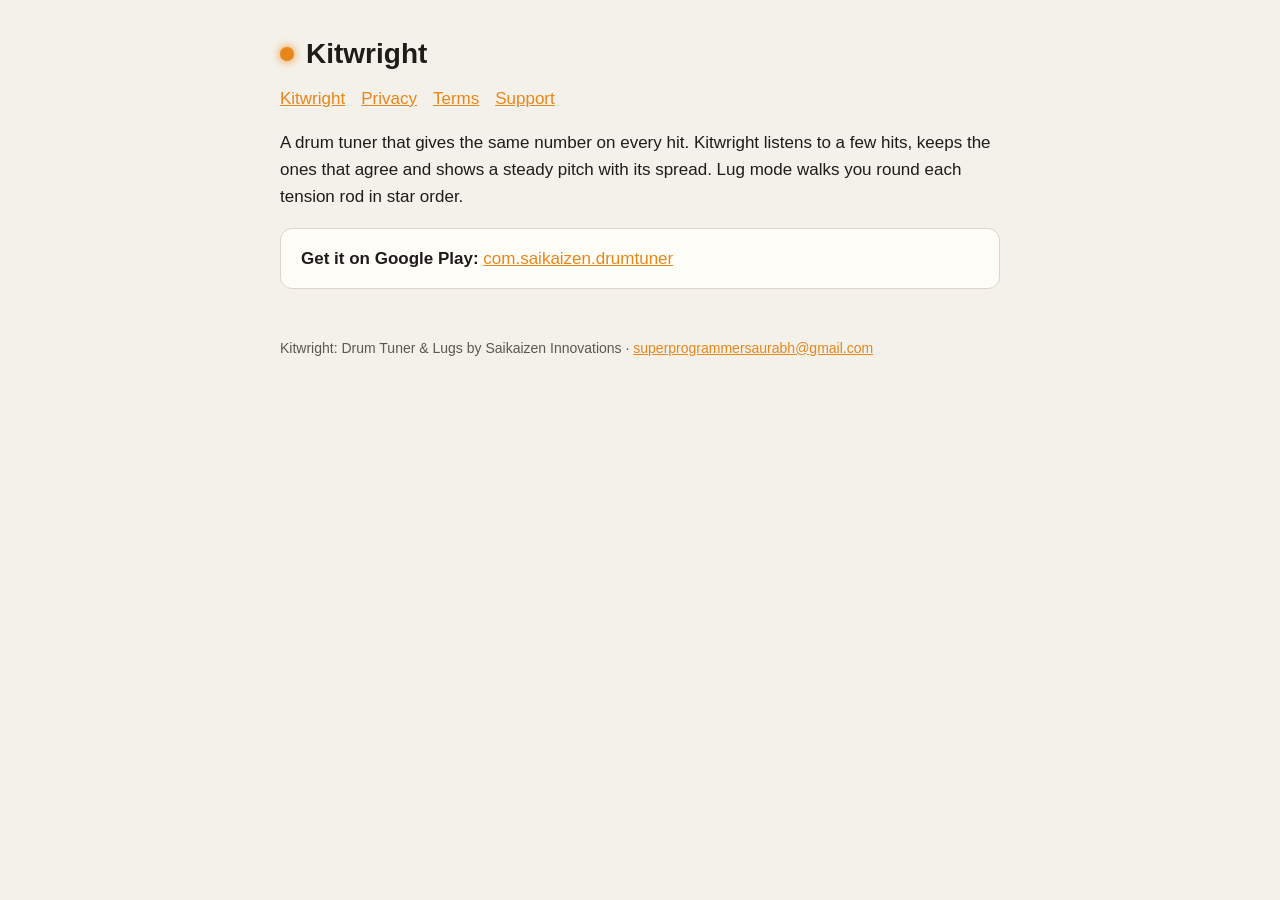
<file: index.html>
<!doctype html><html lang="en"><head><meta charset="utf-8"><meta name="viewport" content="width=device-width,initial-scale=1"><link rel="stylesheet" href="style.css"><title>Kitwright: Drum Tuner &amp; Lugs</title></head><body><main>
<header><span class="dot"></span><h1>Kitwright</h1></header><nav><a href="index.html">Kitwright</a><a href="privacy.html">Privacy</a><a href="terms.html">Terms</a><a href="support.html">Support</a></nav>
<p>A drum tuner that gives the same number on every hit. Kitwright listens to a few hits, keeps the ones that agree and shows a steady pitch with its spread. Lug mode walks you round each tension rod in star order.</p>
<div class="card"><b>Get it on Google Play:</b> <a href="https://play.google.com/store/apps/details?id=com.saikaizen.drumtuner">com.saikaizen.drumtuner</a></div>
<footer>Kitwright: Drum Tuner &amp; Lugs by Saikaizen Innovations · <a href="mailto:superprogrammersaurabh@gmail.com">superprogrammersaurabh@gmail.com</a></footer></main></body></html>
</file>
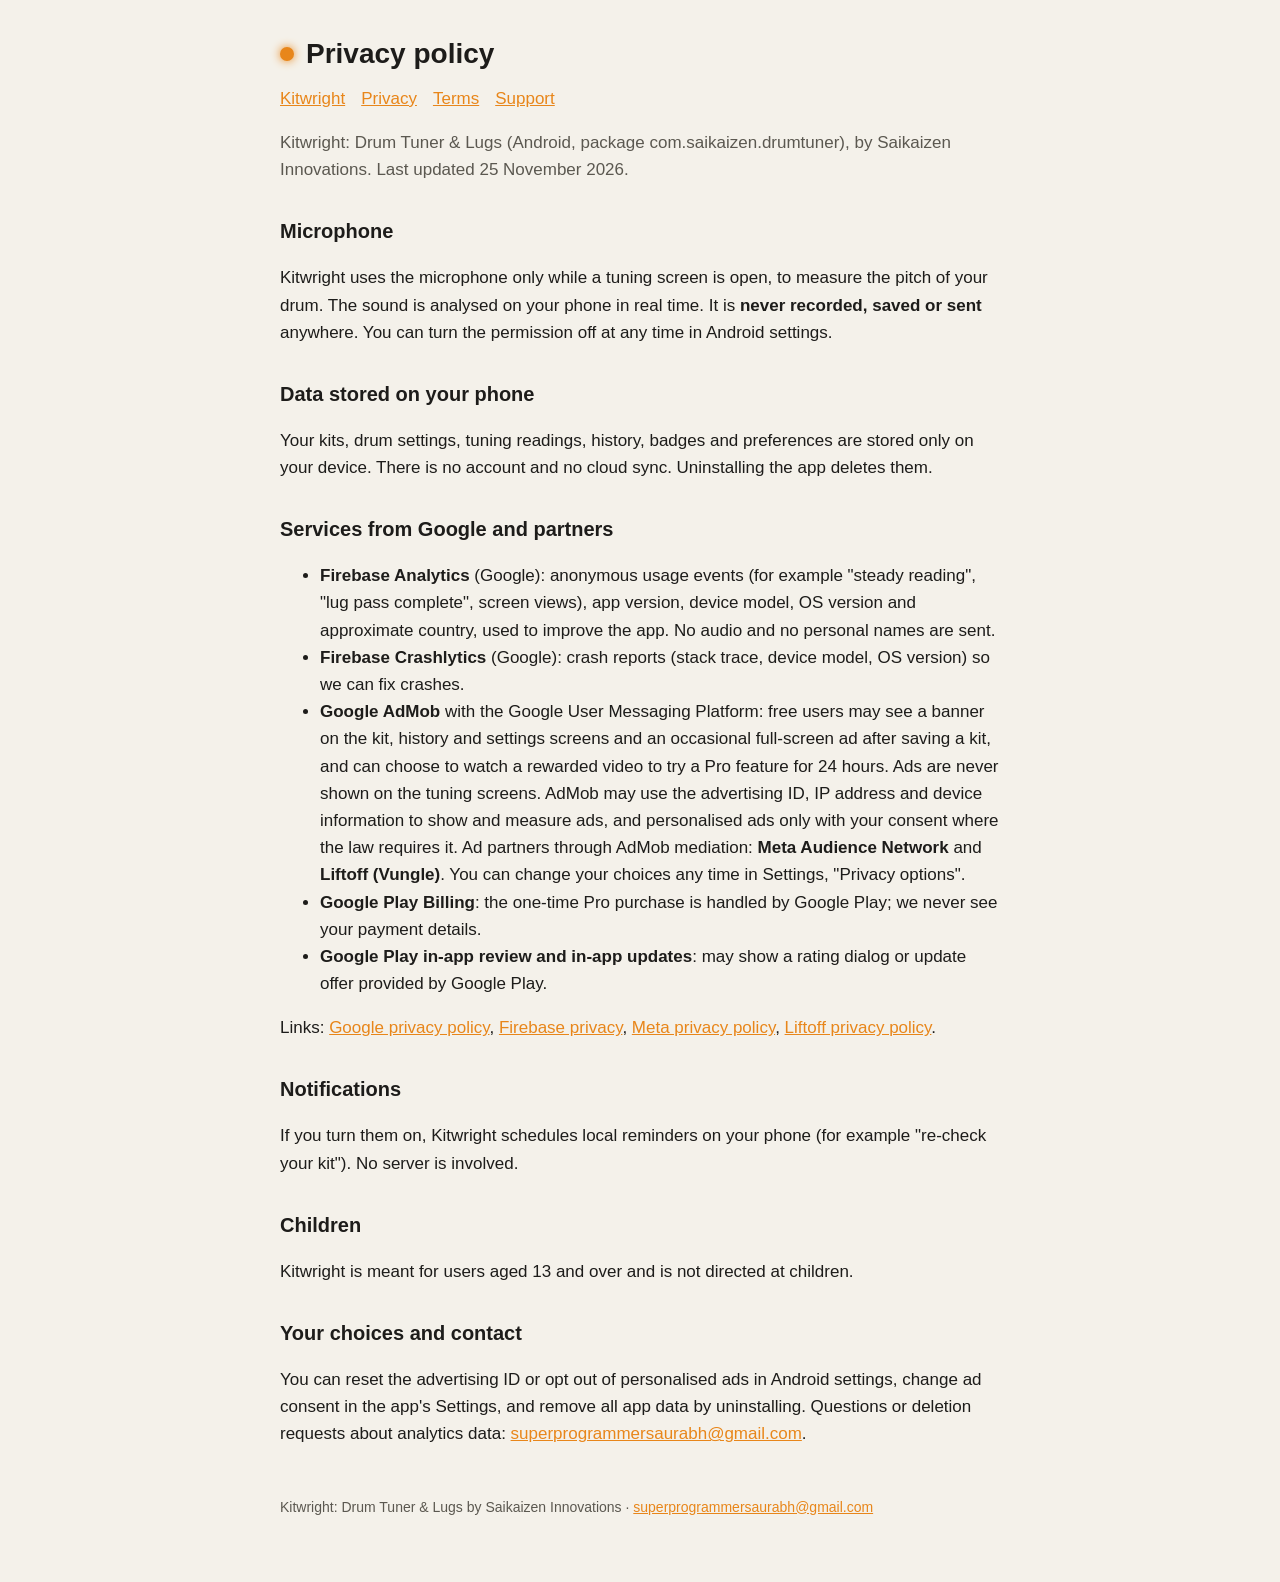
<file: privacy.html>
<!doctype html><html lang="en"><head><meta charset="utf-8"><meta name="viewport" content="width=device-width,initial-scale=1"><link rel="stylesheet" href="style.css"><title>Privacy policy - Kitwright</title></head><body><main>
<header><span class="dot"></span><h1>Privacy policy</h1></header><nav><a href="index.html">Kitwright</a><a href="privacy.html">Privacy</a><a href="terms.html">Terms</a><a href="support.html">Support</a></nav>
<p class="soft">Kitwright: Drum Tuner &amp; Lugs (Android, package com.saikaizen.drumtuner), by Saikaizen Innovations. Last updated 25 November 2026.</p>
<h2>Microphone</h2>
<p>Kitwright uses the microphone only while a tuning screen is open, to measure the pitch of your drum. The sound is analysed on your phone in real time. It is <b>never recorded, saved or sent</b> anywhere. You can turn the permission off at any time in Android settings.</p>
<h2>Data stored on your phone</h2>
<p>Your kits, drum settings, tuning readings, history, badges and preferences are stored only on your device. There is no account and no cloud sync. Uninstalling the app deletes them.</p>
<h2>Services from Google and partners</h2>
<ul>
<li><b>Firebase Analytics</b> (Google): anonymous usage events (for example "steady reading", "lug pass complete", screen views), app version, device model, OS version and approximate country, used to improve the app. No audio and no personal names are sent.</li>
<li><b>Firebase Crashlytics</b> (Google): crash reports (stack trace, device model, OS version) so we can fix crashes.</li>
<li><b>Google AdMob</b> with the Google User Messaging Platform: free users may see a banner on the kit, history and settings screens and an occasional full-screen ad after saving a kit, and can choose to watch a rewarded video to try a Pro feature for 24 hours. Ads are never shown on the tuning screens. AdMob may use the advertising ID, IP address and device information to show and measure ads, and personalised ads only with your consent where the law requires it. Ad partners through AdMob mediation: <b>Meta Audience Network</b> and <b>Liftoff (Vungle)</b>. You can change your choices any time in Settings, "Privacy options".</li>
<li><b>Google Play Billing</b>: the one-time Pro purchase is handled by Google Play; we never see your payment details.</li>
<li><b>Google Play in-app review and in-app updates</b>: may show a rating dialog or update offer provided by Google Play.</li>
</ul>
<p>Links: <a href="https://policies.google.com/privacy">Google privacy policy</a>, <a href="https://firebase.google.com/support/privacy">Firebase privacy</a>, <a href="https://www.facebook.com/privacy/policy">Meta privacy policy</a>, <a href="https://liftoff.io/privacy-policy/">Liftoff privacy policy</a>.</p>
<h2>Notifications</h2>
<p>If you turn them on, Kitwright schedules local reminders on your phone (for example "re-check your kit"). No server is involved.</p>
<h2>Children</h2>
<p>Kitwright is meant for users aged 13 and over and is not directed at children.</p>
<h2>Your choices and contact</h2>
<p>You can reset the advertising ID or opt out of personalised ads in Android settings, change ad consent in the app's Settings, and remove all app data by uninstalling. Questions or deletion requests about analytics data: <a href="mailto:superprogrammersaurabh@gmail.com">superprogrammersaurabh@gmail.com</a>.</p>
<footer>Kitwright: Drum Tuner &amp; Lugs by Saikaizen Innovations · <a href="mailto:superprogrammersaurabh@gmail.com">superprogrammersaurabh@gmail.com</a></footer></main></body></html>
</file>
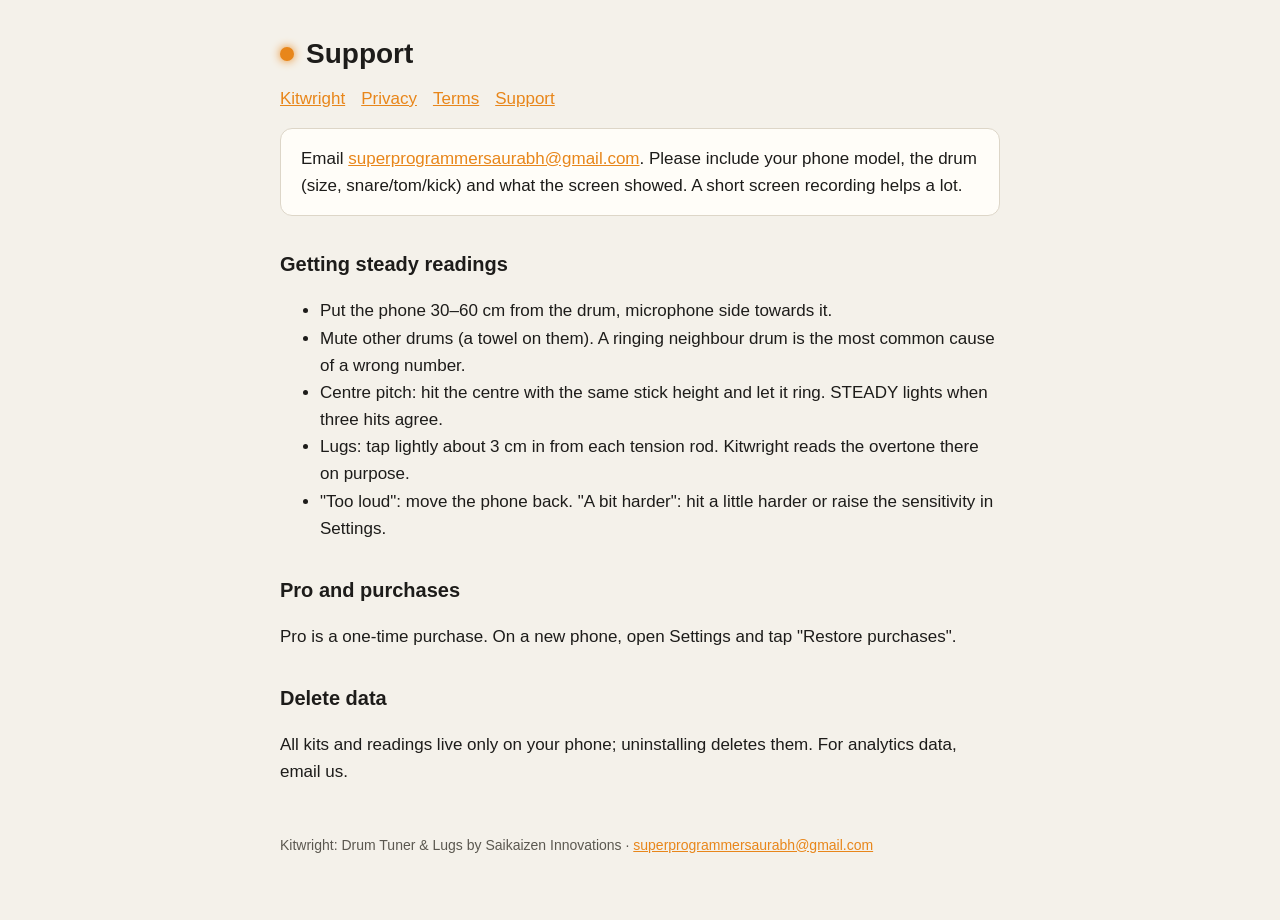
<file: support.html>
<!doctype html><html lang="en"><head><meta charset="utf-8"><meta name="viewport" content="width=device-width,initial-scale=1"><link rel="stylesheet" href="style.css"><title>Support - Kitwright</title></head><body><main>
<header><span class="dot"></span><h1>Support</h1></header><nav><a href="index.html">Kitwright</a><a href="privacy.html">Privacy</a><a href="terms.html">Terms</a><a href="support.html">Support</a></nav>
<div class="card">Email <a href="mailto:superprogrammersaurabh@gmail.com">superprogrammersaurabh@gmail.com</a>. Please include your phone model, the drum (size, snare/tom/kick) and what the screen showed. A short screen recording helps a lot.</div>
<h2>Getting steady readings</h2>
<ul>
<li>Put the phone 30–60 cm from the drum, microphone side towards it.</li>
<li>Mute other drums (a towel on them). A ringing neighbour drum is the most common cause of a wrong number.</li>
<li>Centre pitch: hit the centre with the same stick height and let it ring. STEADY lights when three hits agree.</li>
<li>Lugs: tap lightly about 3 cm in from each tension rod. Kitwright reads the overtone there on purpose.</li>
<li>"Too loud": move the phone back. "A bit harder": hit a little harder or raise the sensitivity in Settings.</li>
</ul>
<h2>Pro and purchases</h2>
<p>Pro is a one-time purchase. On a new phone, open Settings and tap "Restore purchases".</p>
<h2>Delete data</h2>
<p>All kits and readings live only on your phone; uninstalling deletes them. For analytics data, email us.</p>
<footer>Kitwright: Drum Tuner &amp; Lugs by Saikaizen Innovations · <a href="mailto:superprogrammersaurabh@gmail.com">superprogrammersaurabh@gmail.com</a></footer></main></body></html>
</file>
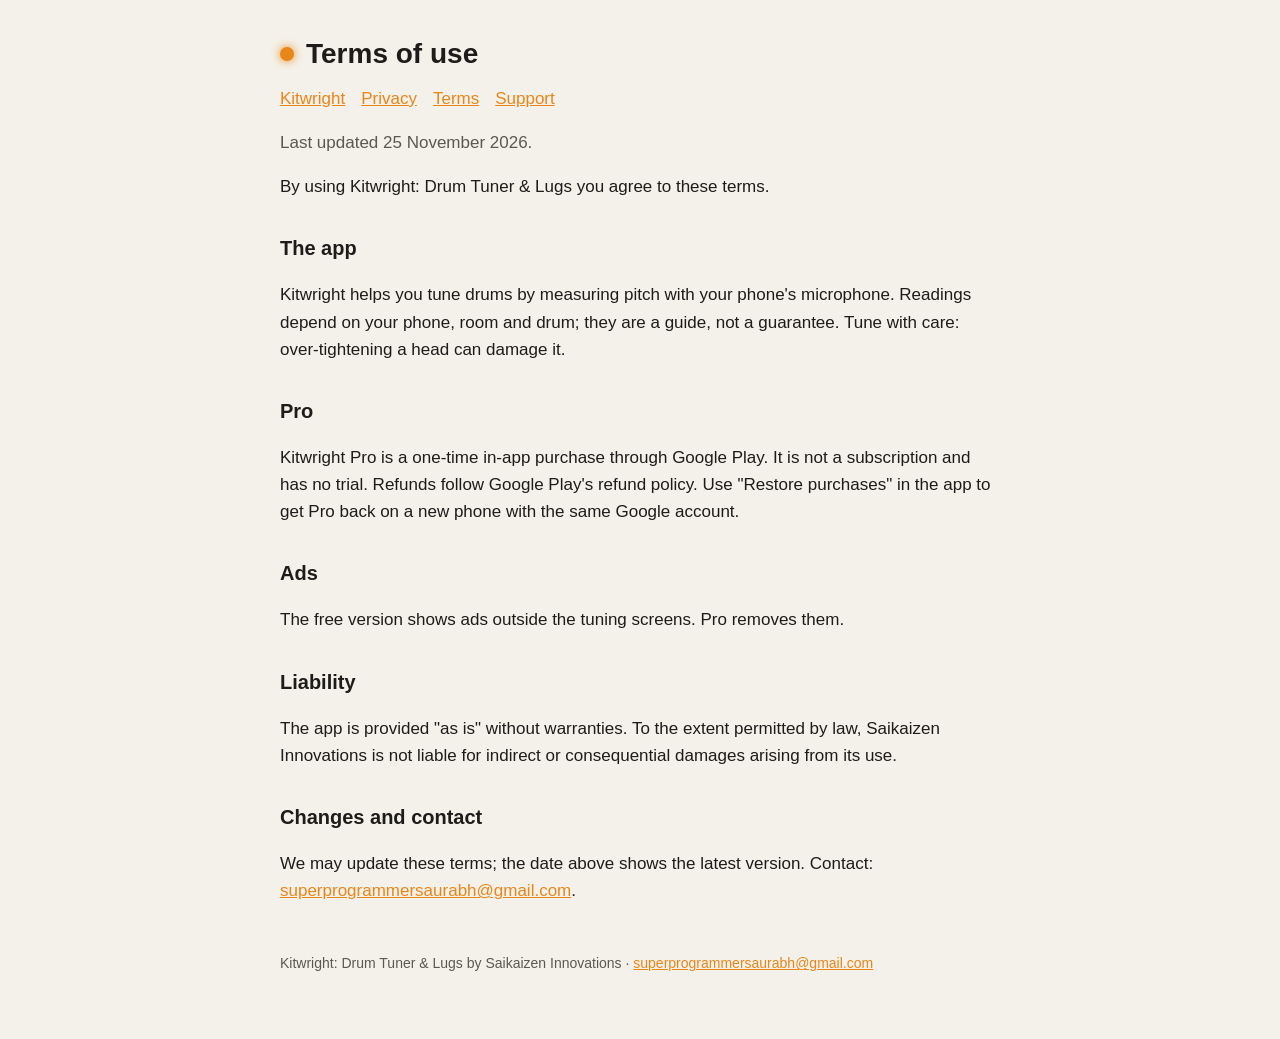
<file: terms.html>
<!doctype html><html lang="en"><head><meta charset="utf-8"><meta name="viewport" content="width=device-width,initial-scale=1"><link rel="stylesheet" href="style.css"><title>Terms of use - Kitwright</title></head><body><main>
<header><span class="dot"></span><h1>Terms of use</h1></header><nav><a href="index.html">Kitwright</a><a href="privacy.html">Privacy</a><a href="terms.html">Terms</a><a href="support.html">Support</a></nav>
<p class="soft">Last updated 25 November 2026.</p>
<p>By using Kitwright: Drum Tuner &amp; Lugs you agree to these terms.</p>
<h2>The app</h2><p>Kitwright helps you tune drums by measuring pitch with your phone's microphone. Readings depend on your phone, room and drum; they are a guide, not a guarantee. Tune with care: over-tightening a head can damage it.</p>
<h2>Pro</h2><p>Kitwright Pro is a one-time in-app purchase through Google Play. It is not a subscription and has no trial. Refunds follow Google Play's refund policy. Use "Restore purchases" in the app to get Pro back on a new phone with the same Google account.</p>
<h2>Ads</h2><p>The free version shows ads outside the tuning screens. Pro removes them.</p>
<h2>Liability</h2><p>The app is provided "as is" without warranties. To the extent permitted by law, Saikaizen Innovations is not liable for indirect or consequential damages arising from its use.</p>
<h2>Changes and contact</h2><p>We may update these terms; the date above shows the latest version. Contact: <a href="mailto:superprogrammersaurabh@gmail.com">superprogrammersaurabh@gmail.com</a>.</p>
<footer>Kitwright: Drum Tuner &amp; Lugs by Saikaizen Innovations · <a href="mailto:superprogrammersaurabh@gmail.com">superprogrammersaurabh@gmail.com</a></footer></main></body></html>
</file>
<file: style.css>
:root{--paper:#f4f1ea;--ink:#1d1c1a;--soft:#5b5850;--led:#e8861a;--card:#fffdf8;--rule:#ddd6c8}
@media (prefers-color-scheme:dark){:root{--paper:#1b1c1e;--ink:#ece8df;--soft:#a9a397;--card:#242527;--rule:#38393c}}
*{box-sizing:border-box}body{margin:0;background:var(--paper);color:var(--ink);font:17px/1.6 -apple-system,Segoe UI,Roboto,Helvetica,Arial,sans-serif}
main{max-width:760px;margin:0 auto;padding:32px 20px 64px}header{display:flex;align-items:center;gap:12px;margin-bottom:8px}
.dot{width:14px;height:14px;border-radius:50%;background:var(--led);box-shadow:0 0 10px var(--led)}
h1{font-size:28px;margin:0}h2{font-size:20px;margin-top:32px}a{color:var(--led)}p,li{color:var(--ink)}.soft{color:var(--soft)}
.card{background:var(--card);border:1px solid var(--rule);border-radius:12px;padding:16px 20px;margin:16px 0}
nav a{margin-right:16px}footer{margin-top:48px;color:var(--soft);font-size:14px}
</file>
